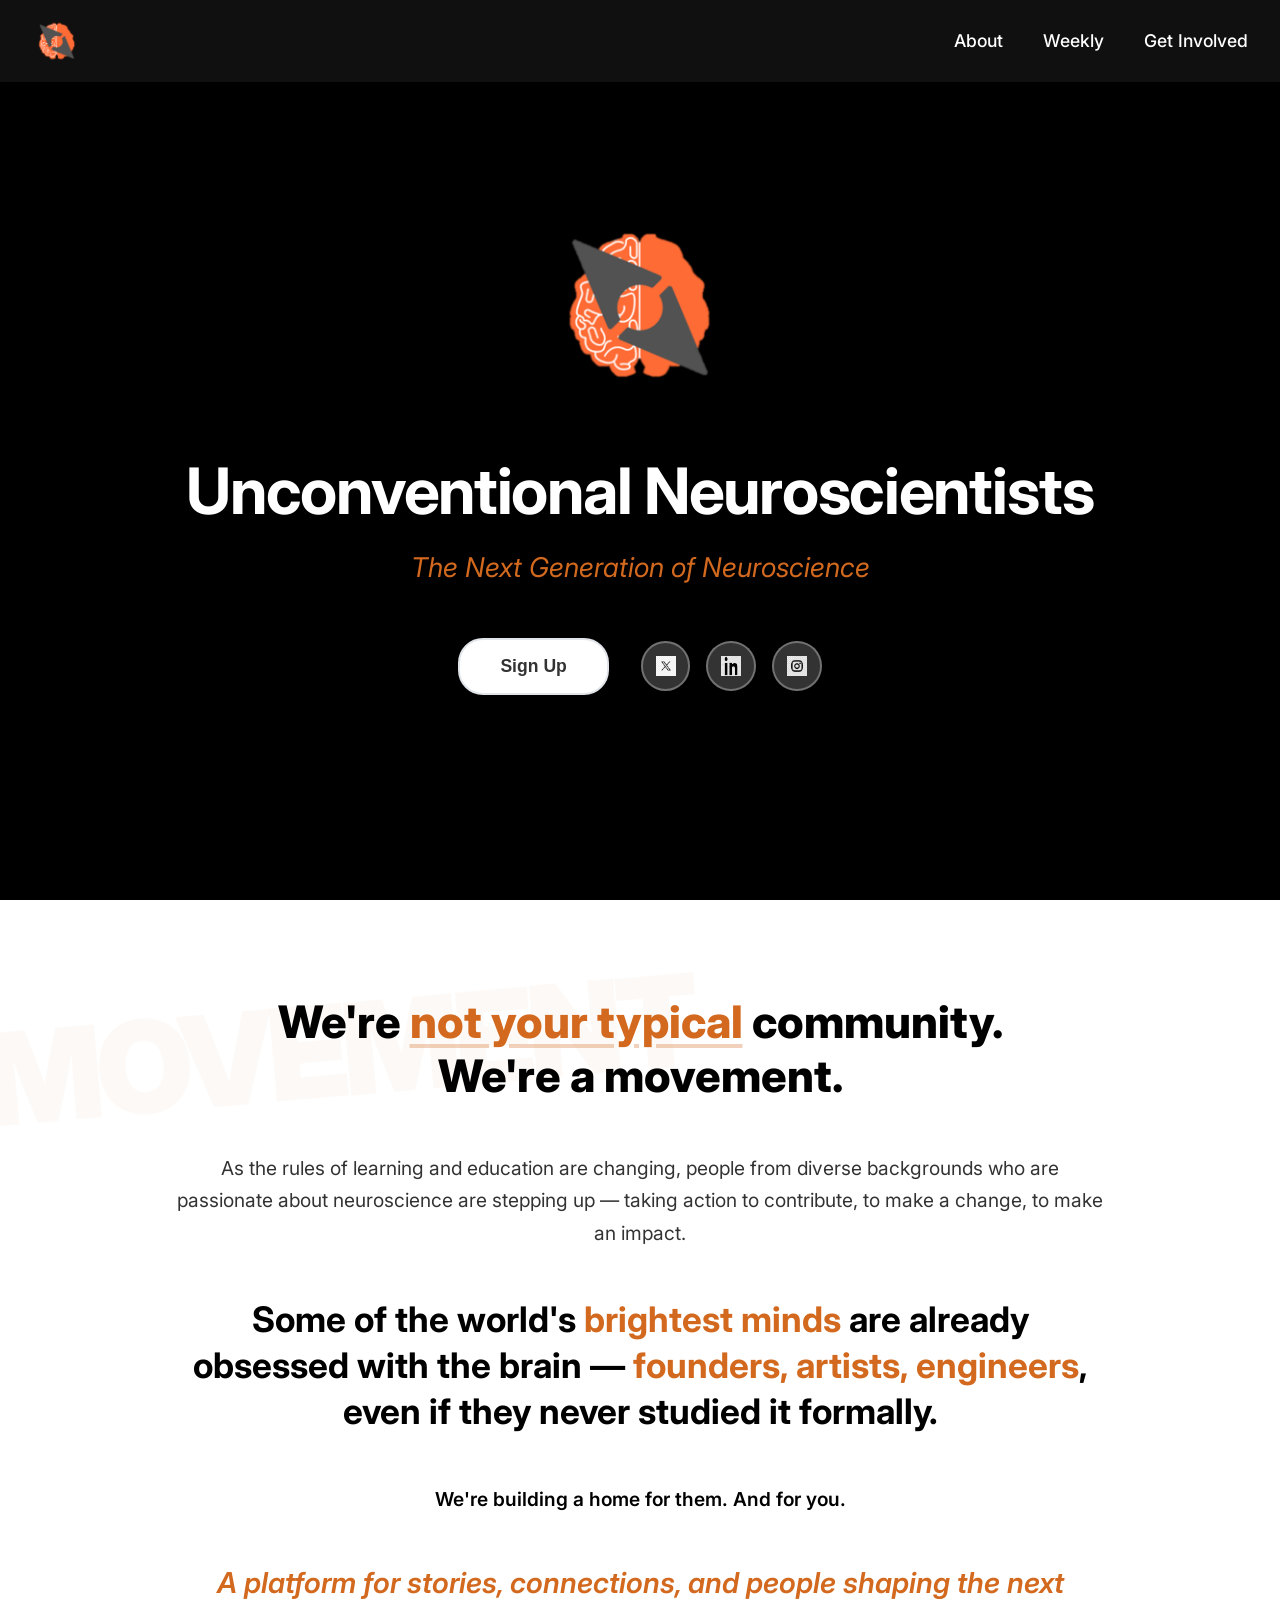
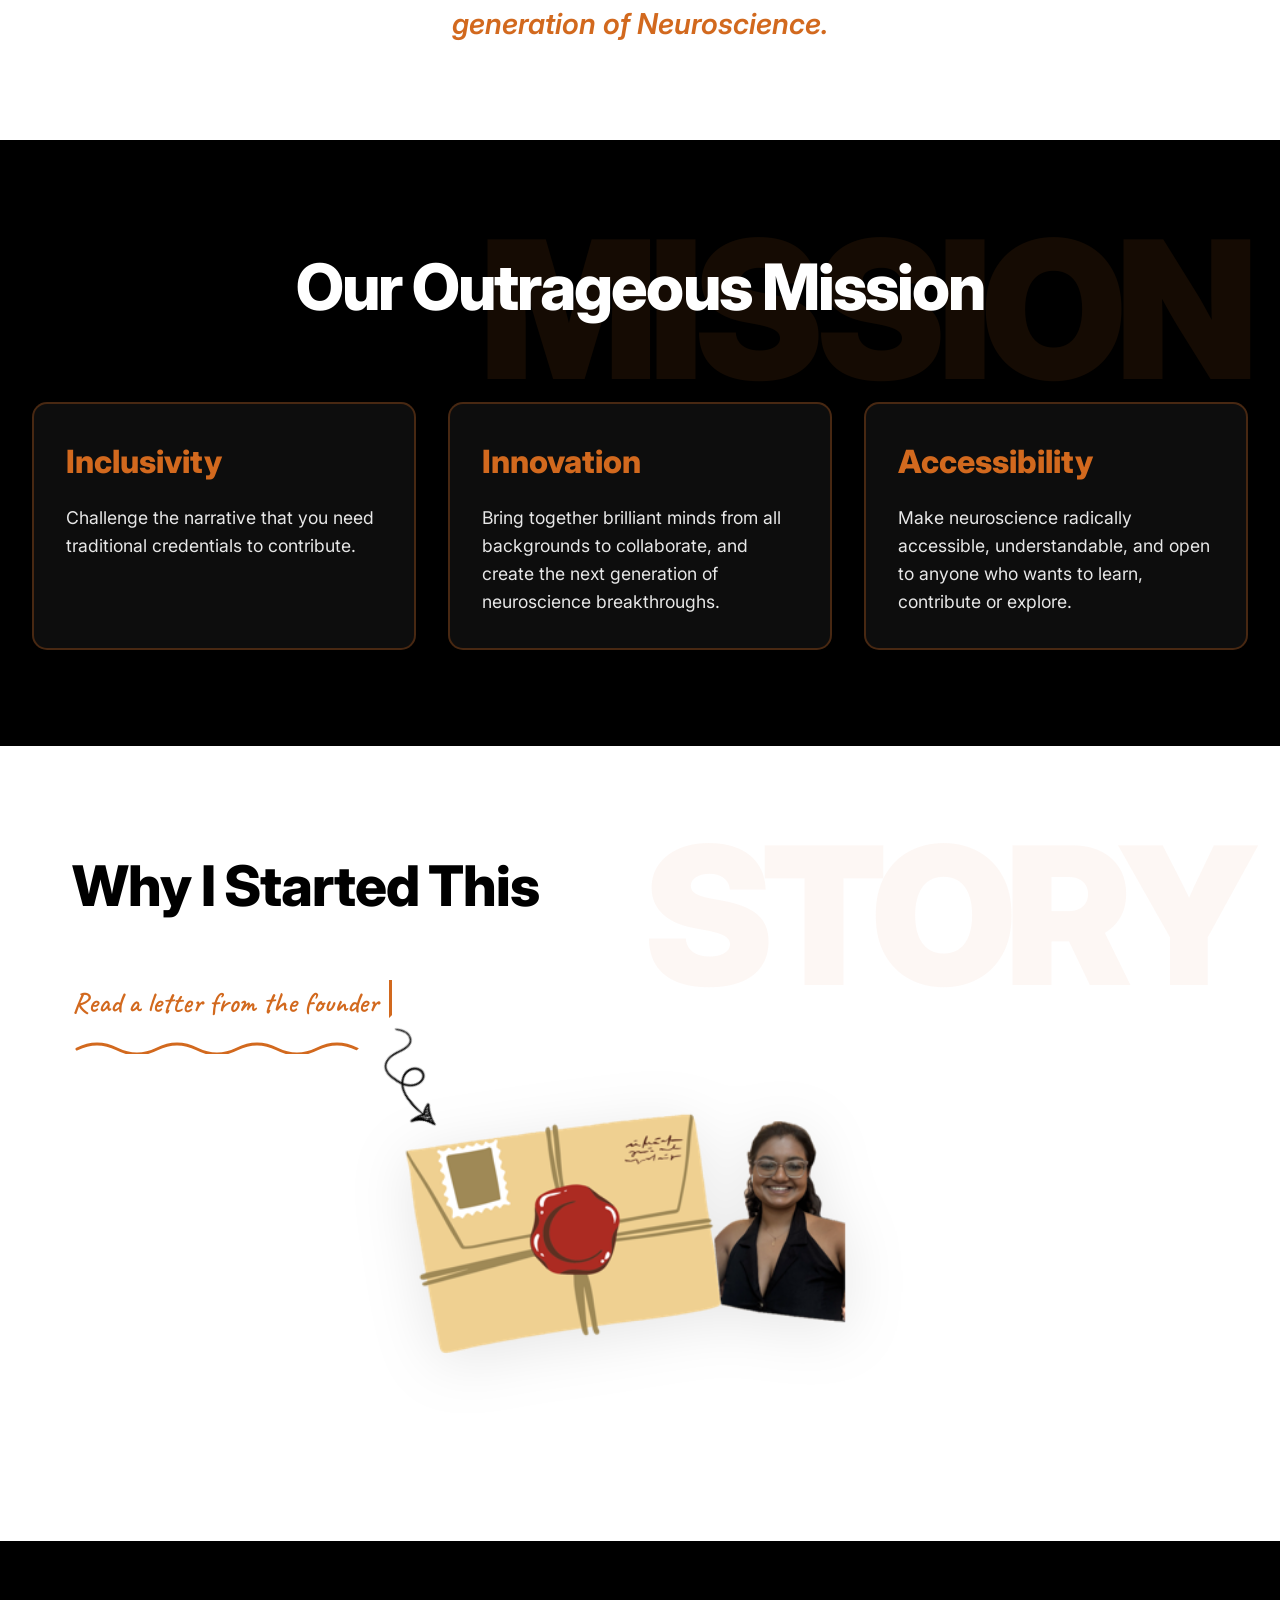
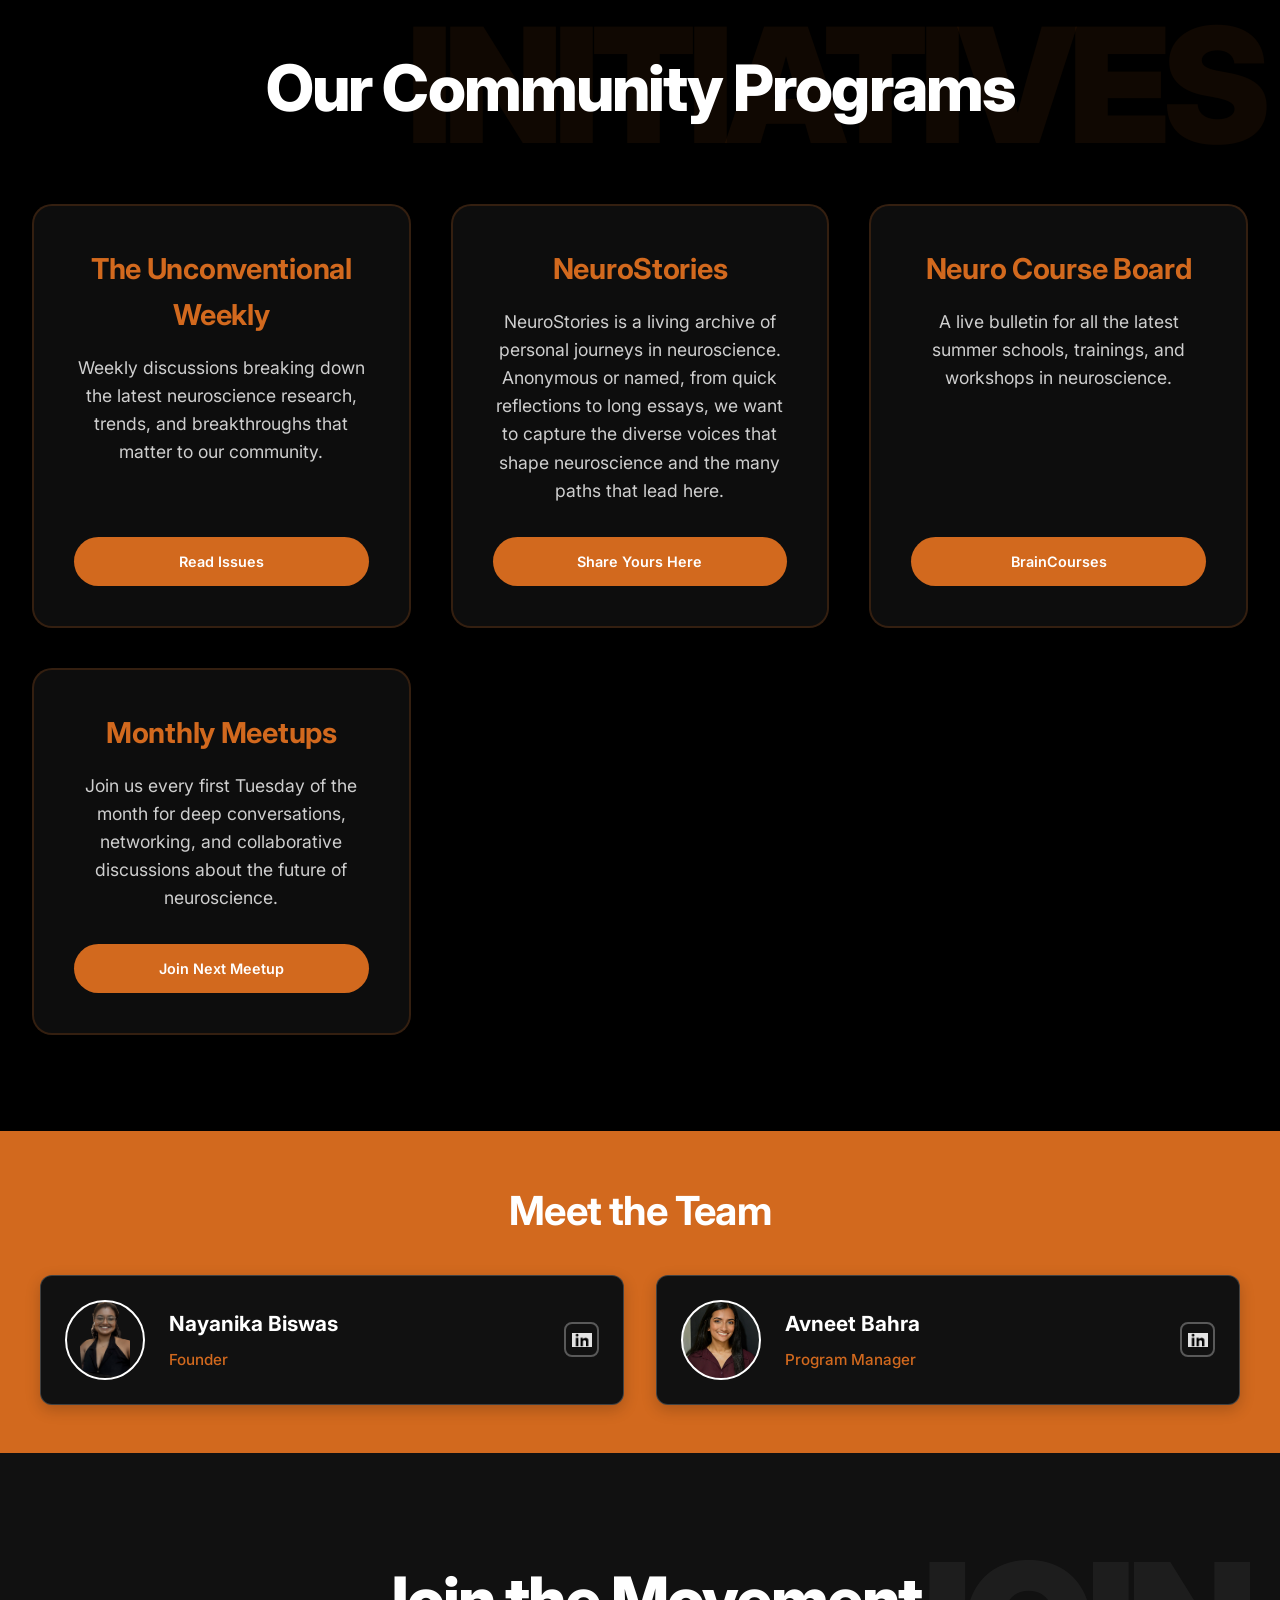
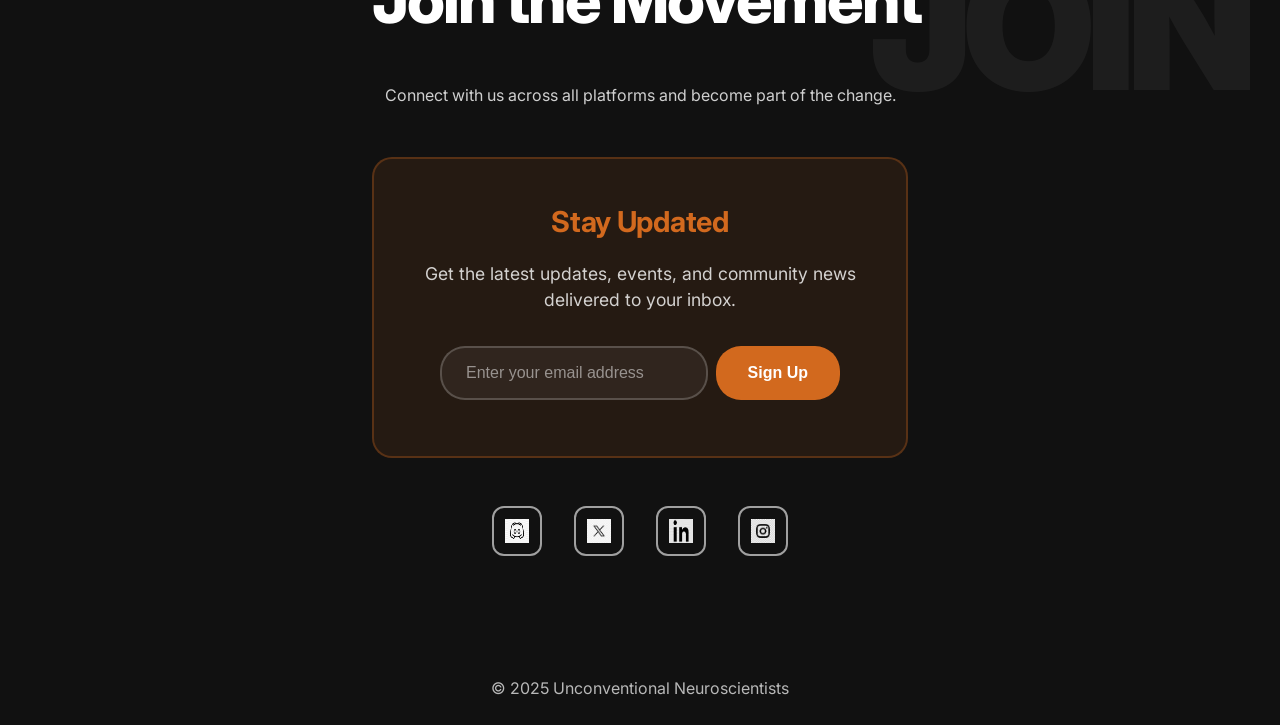
<file: index.html>
<!DOCTYPE html>
<html lang="en">
<head>
    <meta charset="UTF-8">
    <meta name="viewport" content="width=device-width, initial-scale=1.0">
    <title>Unconventional Neuroscientists</title>
    <link rel="icon" type="image/x-icon" href="favicon.ico">
    <link rel="shortcut icon" type="image/x-icon" href="favicon.ico">
    <link href="https://fonts.googleapis.com/css2?family=Inter:wght@400;500;600;700;800;900&family=Poppins:wght@400;500;600;700;800;900&family=Caveat:wght@400;500;600;700&display=swap" rel="stylesheet">
    <link rel="stylesheet" href="src/styles/main.css">
    <link rel="stylesheet" href="src/signup-popup/signup-popup.css">
</head>
<body>
    <!-- Header -->
    <header class="header">
        <nav class="nav-container">
            <div class="logo"></div>
            <ul class="nav-links">
                <li><a href="#about">About</a></li>
                <!-- <li><a href="#events">Events</a></li> -->
                <li><a href="newsletters.html">Weekly</a></li>
                <li><a href="#get-involved">Get Involved</a></li>
            </ul>
        </nav>
    </header>

    <!-- Hero Section -->
    <section id="home" class="hero">
        <div class="hero-logo"></div>
        <h1>Unconventional Neuroscientists</h1>
        <p class="tagline"><em>The Next Generation of Neuroscience</em></p>
        <div class="hero-ctas">
            <button id="signUpBtn" class="primary-cta">Sign Up</button>
            <div class="social-links">
                <a href="https://x.com/UnconvNeurosci" class="social-link" title="Follow on Twitter">
                    <img src="X-bw.png" alt="Twitter/X">
                </a>
                <a href="https://www.linkedin.com/company/unconventional-neuroscientists/" class="social-link" title="Follow on LinkedIn">
                    <img src="linkedin-bw.png" alt="LinkedIn">
                </a>
                <a href="https://www.instagram.com/unconventional.neuroscientist" class="social-link" title="Follow on Instagram">
                    <img src="instagram-bw.png" alt="Instagram">
                </a>
            </div>
        </div>
    </section>

    <!-- Movement Section -->
    <section class="movement">
        <div class="movement-content">
            <h2 class="movement-opener">
                We're <span class="not-typical">not your typical</span> community.<br>
                We're a movement.
            </h2>
            
            <p class="bio-text">As the rules of learning and education are changing, people from diverse backgrounds who are passionate about neuroscience are stepping up — taking action to contribute, to make a change, to make an impact.</p>
            
            <!-- <p class="bio-text">
                Most of us didn't start in neuroscience. We arrived through a moment — a health crisis, a random paper, a conversation that stuck. Something clicked, and the brain became the mission. But without a traditional degree or "right" background, many of us still don't feel we belong.
            </p> -->
            
            <div class="diverse-minds">
                Some of the world's <span class="orange">brightest minds</span> are already obsessed with the brain — <span class="orange">founders, artists, engineers</span>, even if they never studied it formally.
            </div>
            
            <p class="bio-text center">
                We're building a home for them. And for you.
            </p>
            
            <div class="final-question">
                A platform for stories, connections, and people shaping the next generation of Neuroscience.
            </div>
            
            <!-- <div class="final-question">
                If that's not a scientist, what is?
            </div> -->
        </div>
    </section>

    <!-- Mission Section -->
    <section class="mission">
        <div class="mission-content">
            <h2>Our Outrageous Mission</h2>
            <div class="mission-grid">
                <div class="mission-card">
                    <div class="number">Inclusivity</div>
                    <p>Challenge the narrative that you need traditional credentials to contribute.</p>
                </div>
                <div class="mission-card">
                    <div class="number">Innovation</div>
                    <p>Bring together brilliant minds from all backgrounds to collaborate, and create the next generation of neuroscience breakthroughs.</p>
                </div>
                <div class="mission-card">
                    <div class="number">Accessibility</div>
                    <p>Make neuroscience radically accessible, understandable, and open to anyone who wants to learn, contribute or explore.</p>
                </div>
            </div>
            
        </div>
    </section>

    <!-- Why I Started This Section -->
    <section id="about" class="about">
        <div class="section-content">
            <div class="story-content">
                <h2>Why I Started This</h2>
                
                <div class="animated-text-container">
                    <div class="typewriter-text">Read a letter from the founder</div>
                    <svg class="squiggly-underline" width="320" height="20" viewBox="0 0 320 20">
                        <path class="squiggly-path" d="M5,15 Q25,5 45,15 T85,15 Q105,5 125,15 T165,15 Q185,5 205,15 T245,15 Q265,5 285,15 T315,15"/>
                    </svg>
                    <img src="6ceecafe-3358-4706-8090-83ec634657d8.jpg" alt="Arrow pointing to envelope" class="curvy-arrow">
                </div>
            </div>
            
            <div class="letter-section">
                <div class="envelope-container">
                    <img src="envelope_and_nayanika2.png" alt="Letter from founder" class="envelope" onclick="openLetter()">
                </div>
            </div>
        </div>
    </section>

    <!-- Community Initiatives Section -->
    <section class="initiatives">
        <div class="initiatives-content">
            <h2>Our Community Programs</h2>
            <div class="initiatives-grid">
                <div class="initiative-card">
                    <!-- <span class="initiative-icon">📰</span> -->
                    <h3>The Unconventional Weekly</h3>
                    <p>Weekly discussions breaking down the latest neuroscience research, trends, and breakthroughs that matter to our community.</p>
                    <a href="newsletters.html" class="initiative-link">Read Issues</a>
                </div>
                
                <div class="initiative-card">
                    <!-- <span class="initiative-icon">📖</span> -->
                    <h3>NeuroStories</h3>
                    <p>NeuroStories is a living archive of personal journeys in neuroscience. Anonymous or named, from quick reflections to long essays, we want to capture the diverse voices that shape neuroscience and the many paths that lead here.</p>
                    <a href="https://forms.gle/yuGNKnUeNwp2e3R28" class="initiative-link">Share Yours Here</a>
                </div>
                
                <div class="initiative-card">
                    <!-- <span class="initiative-icon">🐦</span> -->
                    <h3>Neuro Course Board</h3>
                    <p>A live bulletin for all the latest summer schools, trainings, and workshops in neuroscience.</p>
                    <a href="https://x.com/BrainCourses" class="initiative-link">BrainCourses</a>
                </div>
                
                <div class="initiative-card">
                    <!-- <span class="initiative-icon">🧠</span> -->
                    <h3>Monthly Meetups</h3>
                    <p>Join us every first Tuesday of the month for deep conversations, networking, and collaborative discussions about the future of neuroscience.</p>
                    <a href="#events" class="initiative-link">Join Next Meetup</a>
                </div>
                
                <!-- <div class="initiative-card">
                    <span class="initiative-icon">📺</span>
                    <h3>Weekly Series</h3>
                    <p>Regular content series featuring unconventional career paths, innovative research approaches, and community spotlights.</p>
                    <a href="#" class="initiative-link">Watch Series</a>
                </div> -->
            </div>
        </div>
    </section>

    <!-- Events Section -->
    <!-- <section id="events" class="events">
        <div class="events-content">
            <h2>Upcoming Events</h2>
            
            <div class="events-scroll-container">
                <div class="events-grid">
                    <div class="next-event" onclick="flipCard(this)">
                        <div class="event-card-inner">
                            <div class="event-card-front">
                                <h3>Monthly Meetup</h3>
                                <div class="event-date">Tuesday, August 5th, 2025</div>
                                <div class="event-details">11:00 AM EST • Discord Voice Channel</div>
                                <p class="event-description">Topic: Finding a Research Assistantship with an Unconventional Background</p>
                                <a href="https://discord.gg/vVK9NcXKk5" class="event-cta" onclick="event.stopPropagation()">Register Now</a>
                                <div class="flip-hint">Click to see details</div>
                            </div>
                            <div class="event-card-back">
                                <div class="event-summary">
                                    <h4>Event Summary</h4>
                                    <p>Join us for our monthly community meetup where we discuss practical strategies for entering neuroscience research without traditional credentials. This session will feature guest speakers who successfully transitioned into neuroscience from diverse backgrounds.</p>
                                    <p><strong>What to expect:</strong> Interactive Q&A, networking opportunities, and actionable advice for finding research positions.</p>
                                </div>
                                <div class="flip-hint">Click to flip back</div>
                            </div>
                        </div>
                    </div>
                    
                    <div class="next-event" onclick="flipCard(this)">
                        <div class="event-card-inner">
                            <div class="event-card-front">
                                <h3>Weekly Neuro Discussion</h3>
                                <div class="event-date">Friday, August 8th, 2025</div>
                                <div class="event-details">2:00 PM EST • Discord Voice Channel</div>
                                <p class="event-description">Topic: Latest Breakthroughs in Brain-Computer Interfaces</p>
                                <a href="https://discord.gg/vVK9NcXKk5" class="event-cta" onclick="event.stopPropagation()">Join Discussion</a>
                                <div class="flip-hint">Click to see details</div>
                            </div>
                            <div class="event-card-back">
                                <div class="event-summary">
                                    <h4>Discussion Details</h4>
                                    <p>Dive deep into cutting-edge brain-computer interface research. We'll explore recent papers, discuss implications for the field, and examine potential applications in healthcare and beyond.</p>
                                    <p><strong>Format:</strong> Casual discussion with optional paper pre-reading. All backgrounds welcome - no prior BCI knowledge required!</p>
                                </div>
                                <div class="flip-hint">Click to flip back</div>
                            </div>
                        </div>
                    </div>
                    
                    <div class="next-event" onclick="flipCard(this)">
                        <div class="event-card-inner">
                            <div class="event-card-front">
                                <h3>Career Panel</h3>
                                <div class="event-date">Saturday, August 16th, 2025</div>
                                <div class="event-details">1:00 PM EST • Zoom Webinar</div>
                                <p class="event-description">Topic: Non-Traditional Paths into Neuroscience Research</p>
                                <a href="https://discord.gg/vVK9NcXKk5" class="event-cta" onclick="event.stopPropagation()">Register Now</a>
                                <div class="flip-hint">Click to see details</div>
                            </div>
                            <div class="event-card-back">
                                <div class="event-summary">
                                    <h4>Panel Overview</h4>
                                    <p>Hear from 4 successful neuroscientists who took unconventional routes into the field. From software engineers to artists, learn how diverse backgrounds can be leveraged as strengths in neuroscience research.</p>
                                    <p><strong>Panelists:</strong> Former teacher turned cognitive researcher, engineer in computational neuroscience, artist studying perception, and self-taught neuroimaging specialist.</p>
                                </div>
                                <div class="flip-hint">Click to flip back</div>
                            </div>
                        </div>
                    </div>
                    
                    <div class="next-event" onclick="flipCard(this)">
                        <div class="event-card-inner">
                            <div class="event-card-front">
                                <h3>Networking Hour</h3>
                                <div class="event-date">Wednesday, August 20th, 2025</div>
                                <div class="event-details">7:00 PM EST • Discord Voice Channel</div>
                                <p class="event-description">Topic: Connect with Fellow Unconventional Neuroscientists</p>
                                <a href="https://discord.gg/vVK9NcXKk5" class="event-cta" onclick="event.stopPropagation()">Join Network</a>
                                <div class="flip-hint">Click to see details</div>
                            </div>
                            <div class="event-card-back">
                                <div class="event-summary">
                                    <h4>Networking Details</h4>
                                    <p>A relaxed networking session for community members to connect, share experiences, and build meaningful professional relationships. Perfect for finding collaborators, mentors, or just making friends in the field.</p>
                                    <p><strong>Activities:</strong> Breakout rooms by interest/background, collaborative project discussions, and informal mentorship matching.</p>
                                </div>
                                <div class="flip-hint">Click to flip back</div>
                            </div>
                        </div>
                    </div>
                </div>
            </div>
        </div>
    </section> -->

    <!-- Meet the Team Section -->
    <section class="team">
        <div class="team-content">
            <h2>Meet the Team</h2>
            <div class="team-grid">
                <div class="team-card">
                    <div class="team-photo nayanika"></div>
                    <div class="team-info">
                        <div class="team-name">Nayanika Biswas</div>
                        <div class="team-role">Founder</div>
                    </div>
                    <a href="https://www.linkedin.com/in/nayanika-biswas-a67286152/" class="team-linkedin" target="_blank" rel="noopener noreferrer">
                        <img src="linkedin-bw.png" alt="LinkedIn">
                    </a>
                </div>
                
                <div class="team-card">
                    <div class="team-photo avneet"></div>
                    <div class="team-info">
                        <div class="team-name">Avneet Bahra</div>
                        <div class="team-role">Program Manager</div>
                    </div>
                    <a href="https://www.linkedin.com/in/avneetbahra/" class="team-linkedin" target="_blank" rel="noopener noreferrer">
                        <img src="linkedin-bw.png" alt="LinkedIn">
                    </a>
                </div>
            </div>
        </div>
    </section>

    <!-- Join the Movement Section -->
    <section id="get-involved" class="section get-involved">
        <div class="section-content">
            <div class="get-involved-content">
                <h2>Join the Movement</h2>
                <p class="community-tagline">Connect with us across all platforms and become part of the change.</p>
                
                <!-- Email Signup Form -->
                <div class="email-signup-section">
                    <h3>Stay Updated</h3>
                    <p>Get the latest updates, events, and community news delivered to your inbox.</p>
                    
                    <form id="emailSignupForm" class="email-signup-form">
                        <div class="form-group">
                            <input type="email" id="email" name="email" placeholder="Enter your email address" required>
                            <button type="submit" class="signup-btn">
                                <span class="btn-text">Sign Up</span>
                                <span class="btn-loading" style="display: none;">
                                    <span class="spinner"></span>
                                </span>
                            </button>
                        </div>
                        <div id="form-message" class="form-message"></div>
                    </form>
                </div>

                <div class="social-icons">
                    <a href="https://discord.gg/vVK9NcXKk5" class="social-icon" title="Join Discord">
                        <img src="discord-bw.png" alt="Discord">
                    </a>
                    <a href="https://x.com/UnconvNeurosci" class="social-icon" title="Follow on Twitter">
                        <img src="X-bw.png" alt="Twitter/X">
                    </a>
                    <a href="https://www.linkedin.com/company/unconventional-neuroscientists/" class="social-icon" title="Follow on LinkedIn">
                        <img src="linkedin-bw.png" alt="LinkedIn">
                    </a>
                    <a href="https://www.instagram.com/unconventional.neuroscientist" class="social-icon" title="Follow on Instagram">
                        <img src="instagram-bw.png" alt="Instagram">
                    </a>
                </div>
            </div>
        </div>
    </section>


    <!-- Letter Modal -->
    <div id="letterModal" class="letter-modal">
        <div class="letter-content">
            <span class="close-letter" onclick="closeLetter()">&times;</span>
            <h3 class="letter-title">A Letter from the Founder</h3>
            
            <p class="letter-text">Dear reader,</p>
            
            <p class="letter-text">My journey into neuroscience has been anything but traditional. I never formally studied neuroscience, either before or after deciding to pursue it. I taught myself everything I know through textbooks, research papers, and by cold-emailing people.</p>
            
            <p class="letter-text">It wasn't always easy, but it also taught me things that no class ever could. Within two years of pivoting to neuroscience, I led my first research project. Along the way, I got to interact with researchers, clinicians, consumers, investors, and individuals with lived experience.</p>
            
            <p class="letter-text">I wore many hats: researcher, communicator, advisor. I explored several subfields including computational, cognitive, behavioral, and systems neuroscience.</p>
            
            <p class="letter-text">The hardest part, though, was feeling like I didn’t quite belong. Until I realized something important: most people I admire in neuroscience have unconventional journeys of their own. What makes the difference is not how you arrive here, but who you walk alongside. The people who thrive are those who find a community.</p>
            
            <p class="letter-text">Life has been a roller coaster. And I have a long way to go. But I would love to do it with you all.</p>
            
            <p class="letter-text letter-highlight">That's why I created Unconventional Neuroscientists.</p>
            
            <div class="letter-signature">
                Love,<br>
                Nayanika
            </div>
        </div>
    </div>

    <!-- Footer -->
    <footer class="footer">
        <div class="footer-content">
            <p class="footer-copyright">© 2025 Unconventional Neuroscientists</p>
        </div>
    </footer>

    <!-- Sign Up Popup Modal -->
    <div id="signUpModal" class="modal">
        <div class="modal-content">
            <span class="close">&times;</span>
            
            <div class="modal-header">
                <h1>Join the next generation of neuroscience</h1>
                <p class="modal-subtitle">Stay updated with our Unconventional Weekly, NeuroStories and upcoming events.</p>
            </div>
            
            <form id="signUpForm" class="signup-form">
                <div class="form-row">
                    <input type="text" id="firstName" name="firstName" placeholder="First name" required>
                    <input type="text" id="lastName" name="lastName" placeholder="Last name" required>
                </div>
                
                <div class="email-input-container">
                    <input type="email" id="signupEmail" name="email" placeholder="Enter your email" required>
                    <button type="submit" class="submit-btn">
                        <span class="btn-text">></span>
                        <span class="btn-loading" style="display: none;">
                            <span class="spinner"></span>
                        </span>
                    </button>
                </div>
                
                <div id="signupMessage" class="form-message"></div>
            </form>
        </div>
    </div>

    <script src="src/scripts/script.js"></script>
    <script src="src/email-signup/email-signup.js"></script>
    <script src="src/signup-popup/signup-popup.js"></script>
</body>
</html>
</file>
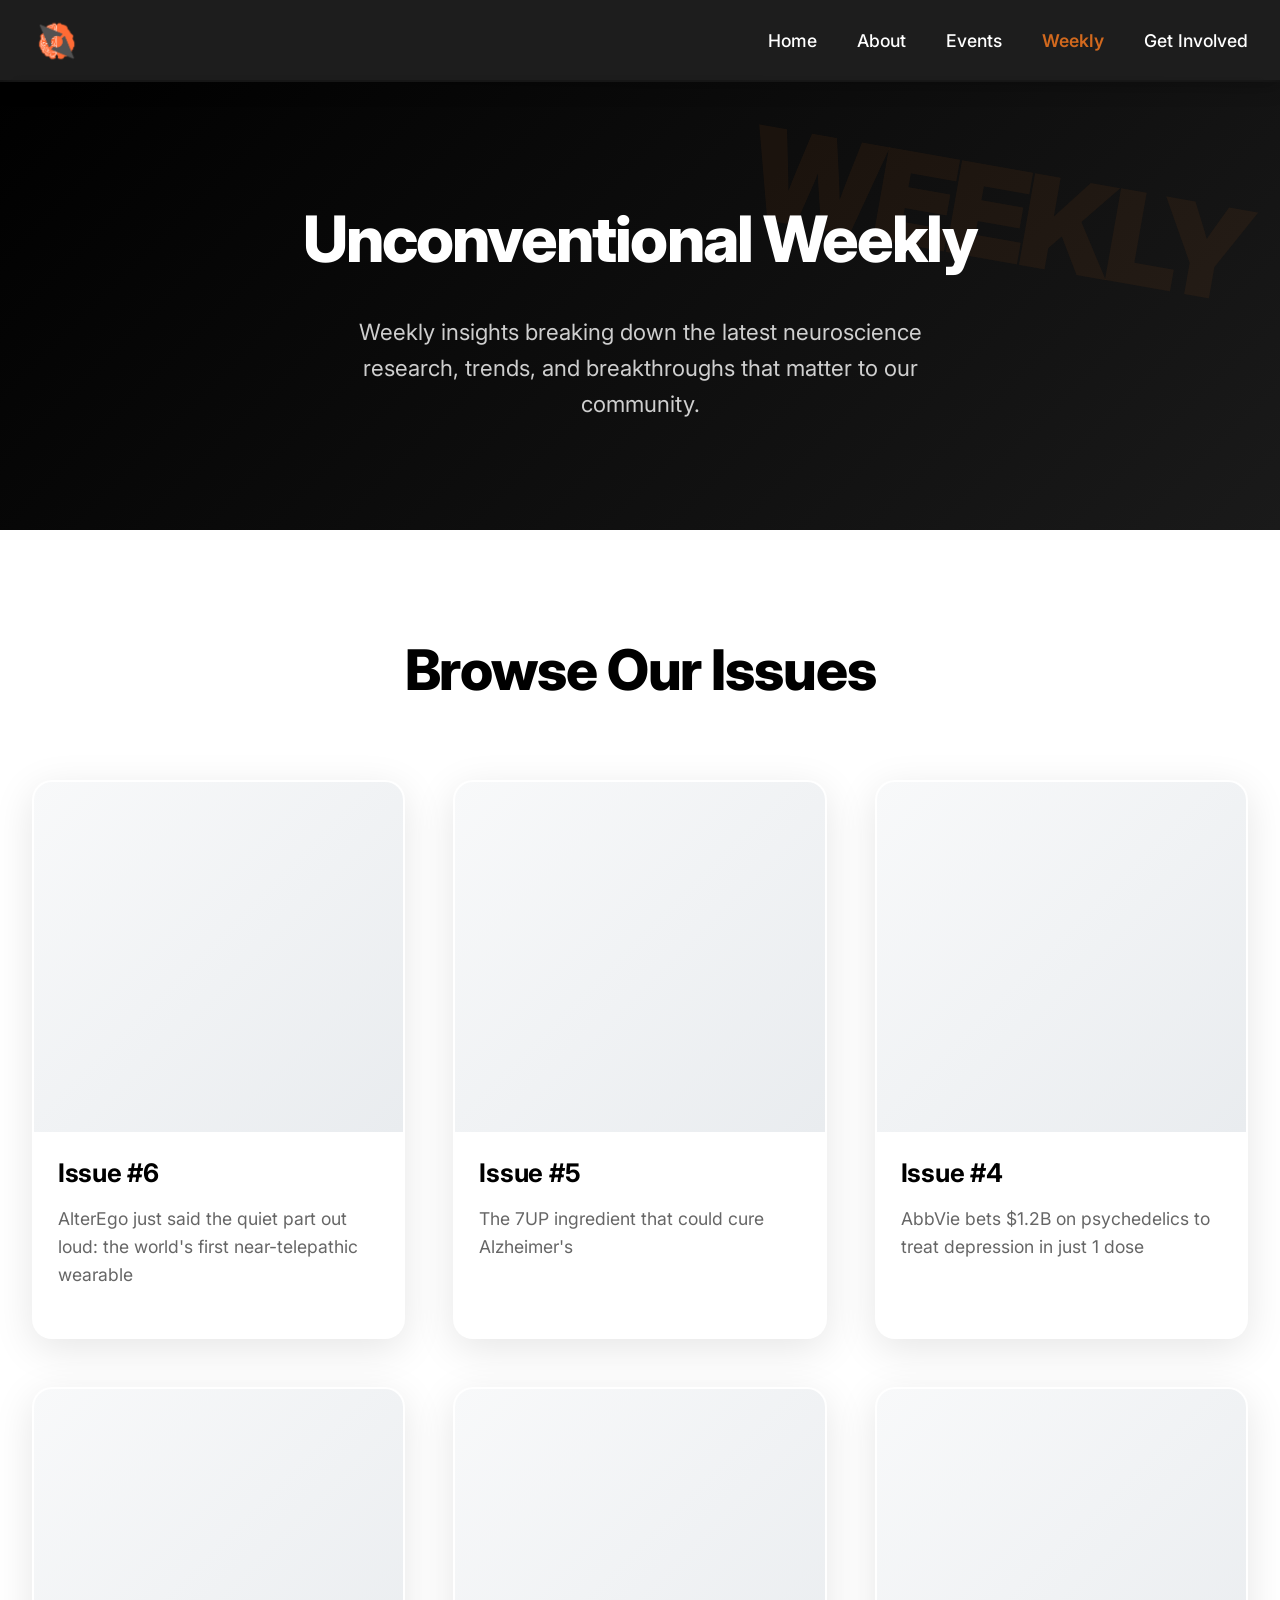
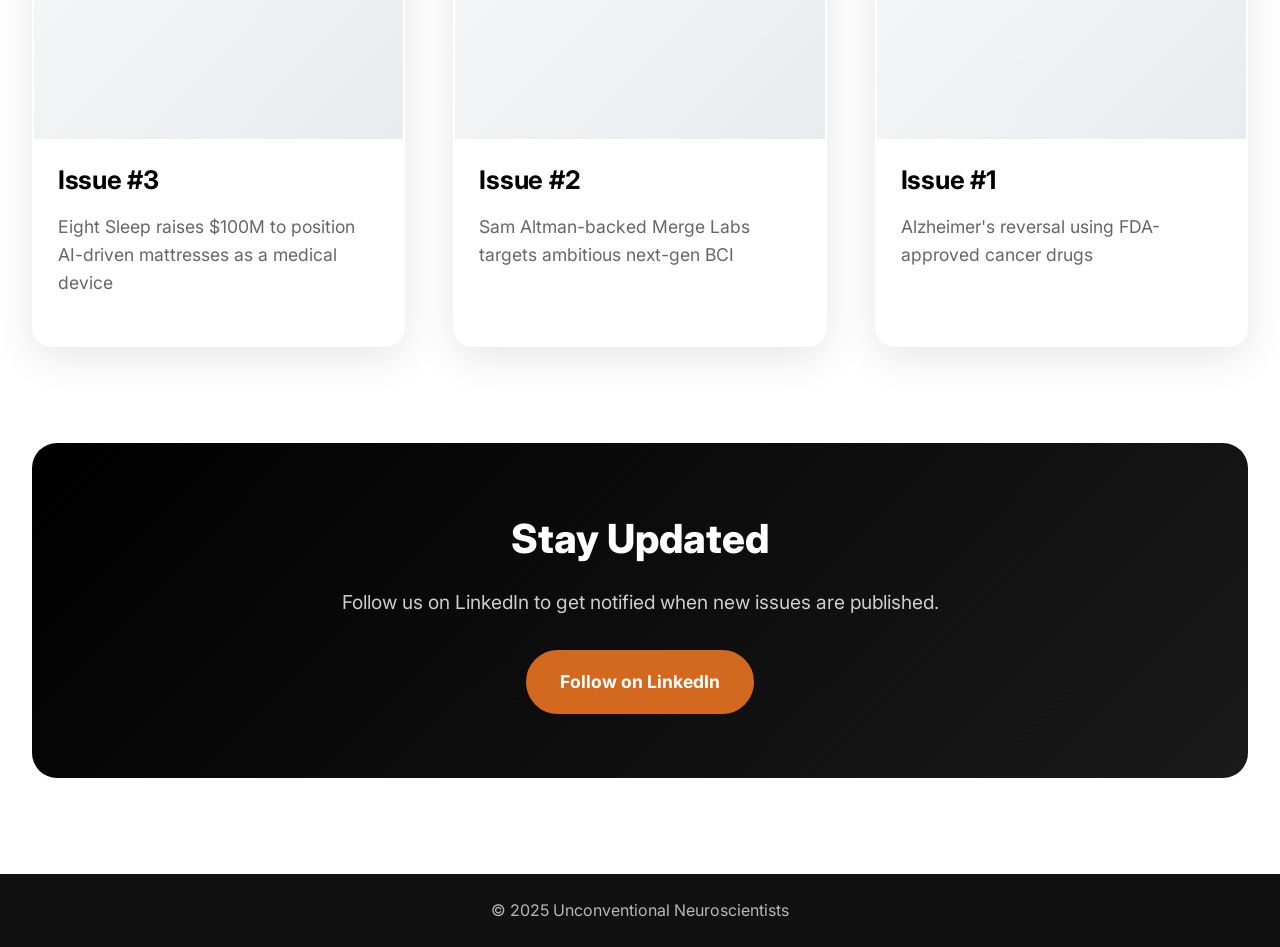
<file: newsletters.html>
<!DOCTYPE html>
<html lang="en">
<head>
    <meta charset="UTF-8">
    <meta name="viewport" content="width=device-width, initial-scale=1.0">
    <title>Unconventional Weekly - Unconventional Neuroscientists</title>
    <link rel="icon" type="image/x-icon" href="favicon.ico">
    <link rel="shortcut icon" type="image/x-icon" href="favicon.ico">
    <link href="https://fonts.googleapis.com/css2?family=Inter:wght@400;500;600;700;800;900&family=Poppins:wght@400;500;600;700;800;900&family=Caveat:wght@400;500;600;700&display=swap" rel="stylesheet">
    <link rel="stylesheet" href="src/styles/main.css">
    <link rel="stylesheet" href="src/newsletters/newsletters.css">
</head>
<body>
    <!-- Header -->
    <header class="header">
        <nav class="nav-container">
            <div class="logo"></div>
            <ul class="nav-links">
                <li><a href="index.html">Home</a></li>
                <li><a href="index.html#about">About</a></li>
                <li><a href="index.html#events">Events</a></li>
                <li><a href="newsletters.html" class="active">Weekly</a></li>
                <li><a href="index.html#get-involved">Get Involved</a></li>
            </ul>
        </nav>
    </header>

    <!-- Newsletters Hero Section -->
    <section class="newsletters-hero">
        <div class="newsletters-hero-content">
            <h1>Unconventional Weekly</h1>
            <p class="newsletters-tagline">Weekly insights breaking down the latest neuroscience research, trends, and breakthroughs that matter to our community.</p>
        </div>
    </section>

    <!-- Newsletters Grid Section -->
    <section class="newsletters-grid-section">
        <div class="newsletters-content">
            <h2>Browse Our Issues</h2>
            <div class="newsletters-grid">
                <!-- Newsletter cards will be dynamically generated -->
                <div class="loading-message">
                    <p>Loading newsletters...</p>
                </div>
            </div>

            <div class="newsletter-subscribe">
                <h3>Stay Updated</h3>
                <p>Follow us on LinkedIn to get notified when new issues are published.</p>
                <a href="https://www.linkedin.com/company/unconventional-neuroscientists/" class="subscribe-btn">Follow on LinkedIn</a>
            </div>
        </div>
    </section>

    <!-- PDF Modal -->
    <div id="pdfModal" class="pdf-modal">
        <div class="pdf-modal-content">
            <span class="close-pdf" onclick="closePDF()">&times;</span>
            <div class="pdf-header">
                <h3 id="pdfTitle">Newsletter</h3>
                <a id="downloadLink" href="#" download class="download-btn">Download PDF</a>
            </div>
            <iframe id="pdfViewer" src="" frameborder="0"></iframe>
        </div>
    </div>

    <!-- Footer -->
    <footer class="footer">
        <div class="footer-content">
            <p class="footer-copyright">© 2025 Unconventional Neuroscientists</p>
        </div>
    </footer>

    <script src="src/scripts/script.js"></script>
    <script src="src/newsletters/newsletters.js"></script>
</body>
</html>
</file>
<file: src/styles/main.css>
/* Main CSS File - Imports all component styles */

/* Base styles first */
@import 'base.css';

/* Component styles in order of appearance */
@import '../header/header.css';
@import '../hero/hero.css';
@import '../movement/movement.css';
@import '../mission/mission.css';
@import '../about/about.css';
@import '../initiatives/initiatives.css';
@import '../events/events.css';
@import '../get-involved/get-involved.css';
@import '../team/team.css';
@import '../footer/footer.css';
</file>
<file: src/signup-popup/signup-popup.css>
/* Modal Overlay */
.modal {
    display: none;
    position: fixed;
    z-index: 1000;
    left: 0;
    top: 0;
    width: 100%;
    height: 100%;
    background-color: rgba(0, 0, 0, 0.7);
    backdrop-filter: blur(8px);
}

/* Modal Content */
.modal-content {
    background-color: #fff;
    margin: 8% auto;
    padding: 3rem;
    border-radius: 24px;
    width: 90%;
    max-width: 480px;
    position: relative;
    box-shadow: 0 25px 80px rgba(0, 0, 0, 0.15);
    animation: modalSlideIn 0.4s cubic-bezier(0.34, 1.56, 0.64, 1);
    box-sizing: border-box;
    overflow: hidden;
}

@keyframes modalSlideIn {
    from {
        opacity: 0;
        transform: translateY(-40px) scale(0.9);
    }
    to {
        opacity: 1;
        transform: translateY(0) scale(1);
    }
}

/* Modal Header */
.modal-header {
    text-align: center;
    margin-bottom: 2rem;
}

.modal-header h1 {
    color: #2c2c2c;
    margin: 0 0 1rem 0;
    font-size: 2rem;
    font-weight: 700;
    line-height: 1.3;
    font-family: 'Inter', sans-serif;
}

.modal-subtitle {
    color: #666;
    margin: 0;
    font-size: 1rem;
    line-height: 1.5;
    font-weight: 400;
}

/* Close Button */
.close {
    position: absolute;
    top: 1.5rem;
    right: 1.5rem;
    color: #999;
    font-size: 1.8rem;
    font-weight: 300;
    cursor: pointer;
    line-height: 1;
    transition: color 0.2s ease;
    background: none;
    border: none;
    padding: 0.5rem;
}

.close:hover,
.close:focus {
    color: #333;
}

/* Form Styling */
.signup-form {
    padding: 0;
    width: 100%;
    box-sizing: border-box;
}

.form-row {
    display: flex;
    gap: 1rem;
    margin-bottom: 1rem;
    width: 100%;
}

.form-row input {
    flex: 1;
    min-width: 0; /* This prevents overflow */
    padding: 1rem 1.2rem;
    border: 1px solid #e1e5e9;
    border-radius: 12px;
    font-size: 1rem;
    font-family: inherit;
    transition: border-color 0.2s ease, box-shadow 0.2s ease;
    background-color: #fff;
    box-sizing: border-box;
}

.form-row input:focus {
    outline: none;
    border-color: #D2691E;
    box-shadow: 0 0 0 3px rgba(210, 105, 30, 0.08);
}

.form-row input::placeholder {
    color: #999;
    font-weight: 400;
}

.email-input-container {
    position: relative;
    margin-bottom: 1.5rem;
}

.email-input-container input {
    width: 100%;
    padding: 1rem 4rem 1rem 1.2rem;
    border: 1px solid #e1e5e9;
    border-radius: 12px;
    font-size: 1rem;
    font-family: inherit;
    transition: border-color 0.2s ease, box-shadow 0.2s ease;
    background-color: #fff;
    box-sizing: border-box;
}

.email-input-container input:focus {
    outline: none;
    border-color: #D2691E;
    box-shadow: 0 0 0 3px rgba(210, 105, 30, 0.08);
}

.email-input-container input::placeholder {
    color: #999;
    font-weight: 400;
}

/* Submit Button */
.submit-btn {
    position: absolute;
    right: 6px;
    top: 50%;
    transform: translateY(-50%);
    background: #D2691E;
    color: white;
    border: none;
    width: 3rem;
    height: 3rem;
    border-radius: 8px;
    font-size: 1.2rem;
    font-weight: 600;
    cursor: pointer;
    transition: all 0.2s ease;
    display: flex;
    align-items: center;
    justify-content: center;
}

.submit-btn:hover {
    background: #b8571a;
    transform: translateY(-50%) scale(1.05);
}

.submit-btn:disabled {
    opacity: 0.7;
    cursor: not-allowed;
    transform: translateY(-50%);
}

/* Loading Spinner */
.spinner {
    width: 20px;
    height: 20px;
    border: 2px solid rgba(255, 255, 255, 0.3);
    border-radius: 50%;
    border-top-color: white;
    animation: spin 1s ease-in-out infinite;
}

@keyframes spin {
    to { transform: rotate(360deg); }
}

/* Form Messages */
.form-message {
    margin-top: 1rem;
    padding: 1rem;
    border-radius: 12px;
    font-size: 0.9rem;
    text-align: center;
    opacity: 0;
    transition: all 0.3s ease;
}

.form-message.success {
    background-color: #f0f9f0;
    color: #2d5a2d;
    border: 1px solid #b8e6b8;
    opacity: 1;
}

.form-message.error {
    background-color: #fef2f2;
    color: #b91c1c;
    border: 1px solid #fecaca;
    opacity: 1;
}

/* Button Styling for Hero CTA */
.primary-cta {
    background: white;
    color: #333;
    border: 2px solid #e1e5e9;
    padding: 1rem 2.5rem;
    border-radius: 25px;
    font-size: 1.1rem;
    font-weight: 600;
    cursor: pointer;
    transition: all 0.3s ease;
    text-decoration: none;
    display: inline-block;
}

.primary-cta:hover {
    background: #f8f9fa;
    border-color: #D2691E;
    color: #D2691E;
    transform: translateY(-2px);
    box-shadow: 0 10px 30px rgba(0, 0, 0, 0.1);
}

/* Mobile Responsiveness */
@media (max-width: 768px) {
    .modal-content {
        margin: 15% auto;
        width: 95%;
        padding: 2rem;
    }
    
    .modal-header h1 {
        font-size: 1.6rem;
    }
    
    .modal-subtitle {
        font-size: 0.9rem;
    }
    
    .form-row {
        flex-direction: column;
        gap: 0.8rem;
    }
    
    .close {
        top: 1rem;
        right: 1rem;
        font-size: 1.5rem;
    }
}
</file>
<file: src/newsletters/newsletters.css>
/* Newsletters Page Styles */

.newsletters-hero {
    height: 50vh;
    min-height: 400px;
    background: linear-gradient(135deg, #000 0%, #1a1a1a 100%);
    display: flex;
    align-items: center;
    justify-content: center;
    text-align: center;
    padding: 0 2rem;
    margin-top: 80px;
    position: relative;
}

.newsletters-hero::before {
    content: 'WEEKLY';
    position: absolute;
    font-size: 8rem;
    font-weight: 900;
    color: rgba(210, 105, 30, 0.08);
    top: 2rem;
    right: 2rem;
    z-index: 1;
    letter-spacing: -0.05em;
    transform: rotate(10deg);
}

.newsletters-hero-content {
    position: relative;
    z-index: 2;
    max-width: 800px;
}

.newsletters-hero h1 {
    font-size: 4rem;
    font-weight: 800;
    color: white;
    margin-bottom: 1.5rem;
    letter-spacing: -0.03em;
}

.newsletters-tagline {
    font-size: 1.4rem;
    color: rgba(255, 255, 255, 0.8);
    line-height: 1.6;
    max-width: 600px;
    margin: 0 auto;
}

/* Navigation active state */
.nav-links a.active {
    color: #D2691E;
    font-weight: 600;
}

/* Newsletters Grid Section */
.newsletters-grid-section {
    background: #fff;
    padding: 6rem 0;
}

.newsletters-content {
    max-width: 1400px;
    margin: 0 auto;
    padding: 0 2rem;
}

.newsletters-content h2 {
    font-size: 3.5rem;
    font-weight: 800;
    color: #000;
    text-align: center;
    margin-bottom: 4rem;
    letter-spacing: -0.02em;
}

.newsletters-grid {
    display: grid;
    grid-template-columns: repeat(auto-fit, minmax(350px, 1fr));
    gap: 3rem;
    margin-bottom: 6rem;
}

.newsletter-card {
    background: white;
    border-radius: 20px;
    box-shadow: 0 10px 40px rgba(0, 0, 0, 0.1);
    overflow: hidden;
    transition: all 0.3s ease;
    cursor: pointer;
    border: 2px solid transparent;
}

.newsletter-card:hover {
    transform: translateY(-10px);
    box-shadow: 0 25px 60px rgba(210, 105, 30, 0.2);
    border-color: rgba(210, 105, 30, 0.3);
}

.newsletter-preview {
    height: 350px;
    background: linear-gradient(135deg, #f8f9fa 0%, #e9ecef 100%);
    display: flex;
    align-items: center;
    justify-content: center;
    position: relative;
    overflow: hidden;
}

.pdf-icon {
    font-size: 4rem;
    opacity: 0.6;
}

.pdf-preview-iframe {
    width: 120%;
    height: 120%;
    border: none;
    pointer-events: none;
    transform: scale(1.06);
    transform-origin: center top;
    filter: brightness(0.9);
    image-rendering: crisp-edges;
    image-rendering: -webkit-optimize-contrast;
}

.newsletter-overlay {
    position: absolute;
    top: 0;
    left: 0;
    right: 0;
    bottom: 0;
    background: rgba(210, 105, 30, 0.9);
    display: flex;
    align-items: center;
    justify-content: center;
    opacity: 0;
    transition: opacity 0.3s ease;
}

.newsletter-card:hover .newsletter-overlay {
    opacity: 1;
}

.click-to-read {
    color: white;
    font-weight: 700;
    font-size: 1.2rem;
    text-transform: uppercase;
    letter-spacing: 1px;
}

.newsletter-info {
    padding: 1.5rem;
}

.newsletter-info h3 {
    font-size: 1.6rem !important;
    font-weight: 700 !important;
    color: #000 !important;
    margin-bottom: 1rem !important;
    letter-spacing: -0.01em !important;
    line-height: 1.3 !important;
    font-family: 'Inter', sans-serif !important;
}

.newsletter-description {
    font-size: 1.1rem;
    color: #666;
    line-height: 1.6;
    margin-bottom: 1.5rem;
}

.newsletter-meta {
    display: flex;
    justify-content: space-between;
    align-items: center;
}

.newsletter-date {
    font-size: 0.9rem;
    color: #D2691E;
    font-weight: 600;
}

.newsletter-format {
    background: #f8f9fa;
    color: #666;
    padding: 0.3rem 0.8rem;
    border-radius: 15px;
    font-size: 0.8rem;
    font-weight: 600;
}

/* Newsletter Subscribe Section */
.newsletter-subscribe {
    text-align: center;
    background: linear-gradient(135deg, #000 0%, #1a1a1a 100%);
    padding: 4rem;
    border-radius: 25px;
    color: white;
}

.newsletter-subscribe h3 {
    font-size: 2.5rem;
    font-weight: 800;
    margin-bottom: 1rem;
    color: white;
}

.newsletter-subscribe p {
    font-size: 1.2rem;
    opacity: 0.8;
    margin-bottom: 2rem;
    max-width: 600px;
    margin-left: auto;
    margin-right: auto;
}

.subscribe-btn {
    display: inline-block;
    background: #D2691E;
    color: white;
    padding: 1rem 2rem;
    border-radius: 50px;
    text-decoration: none;
    font-weight: 700;
    font-size: 1.1rem;
    transition: all 0.3s ease;
    border: 2px solid #D2691E;
}

.subscribe-btn:hover {
    background: transparent;
    color: #D2691E;
    transform: translateY(-2px);
}

/* PDF Modal Styles */
.pdf-modal {
    display: none;
    position: fixed;
    z-index: 9999;
    left: 0;
    top: 0;
    width: 100%;
    height: 100%;
    background-color: rgba(0, 0, 0, 0.9);
    animation: fadeIn 0.3s ease;
}

.pdf-modal-content {
    position: relative;
    background: white;
    margin: 2% auto;
    width: 90%;
    height: 90%;
    border-radius: 10px;
    overflow: hidden;
    display: flex;
    flex-direction: column;
}

.pdf-header {
    background: #000;
    color: white;
    padding: 0.5rem 2rem;
    display: flex;
    justify-content: space-between;
    align-items: center;
}

.pdf-header h3 {
    margin: 0;
    font-size: 1.5rem;
    font-weight: 700;
}

.download-btn {
    background: #D2691E;
    color: white;
    padding: 0.5rem 1rem;
    border-radius: 5px;
    text-decoration: none;
    font-weight: 600;
    font-size: 0.9rem;
    transition: background 0.3s ease;
}

.download-btn:hover {
    background: #B8641F;
}

.close-pdf {
    position: absolute;
    top: 15px;
    right: 25px;
    font-size: 2rem;
    font-weight: bold;
    color: white;
    cursor: pointer;
    z-index: 10001;
    transition: color 0.3s ease;
}

.close-pdf:hover {
    color: #D2691E;
}

#pdfViewer {
    flex: 1;
    width: 100%;
    border: none;
}

/* Loading and Error States */
.loading-message {
    text-align: center;
    padding: 4rem 2rem;
    grid-column: 1 / -1;
}

.loading-message p {
    font-size: 1.2rem;
    color: #666;
    font-style: italic;
}

.error-message {
    text-align: center;
    padding: 4rem 2rem;
    grid-column: 1 / -1;
    background: #f8f9fa;
    border-radius: 15px;
    border: 2px dashed #e9ecef;
}

.error-message h3 {
    font-size: 1.5rem;
    color: #666;
    margin-bottom: 1rem;
}

.error-message p {
    color: #999;
    font-size: 1rem;
}

/* Mobile Responsive */
@media (max-width: 768px) {
    .newsletters-hero {
        height: 40vh;
        margin-top: 70px;
    }
    
    .newsletters-hero::before {
        font-size: 4rem;
        top: 1rem;
        right: 1rem;
    }
    
    .newsletters-hero h1 {
        font-size: 2.5rem;
    }
    
    .newsletters-tagline {
        font-size: 1.2rem;
    }
    
    .newsletters-content h2 {
        font-size: 2.5rem;
    }
    
    .newsletters-grid {
        grid-template-columns: 1fr;
        gap: 2rem;
    }
    
    .newsletter-subscribe {
        padding: 3rem 2rem;
    }
    
    .newsletter-subscribe h3 {
        font-size: 2rem;
    }
    
    .pdf-modal-content {
        width: 95%;
        height: 85%;
        margin: 5% auto;
    }
    
    .pdf-header {
        padding: 1rem;
        flex-direction: column;
        gap: 1rem;
        text-align: center;
    }
}
</file>
